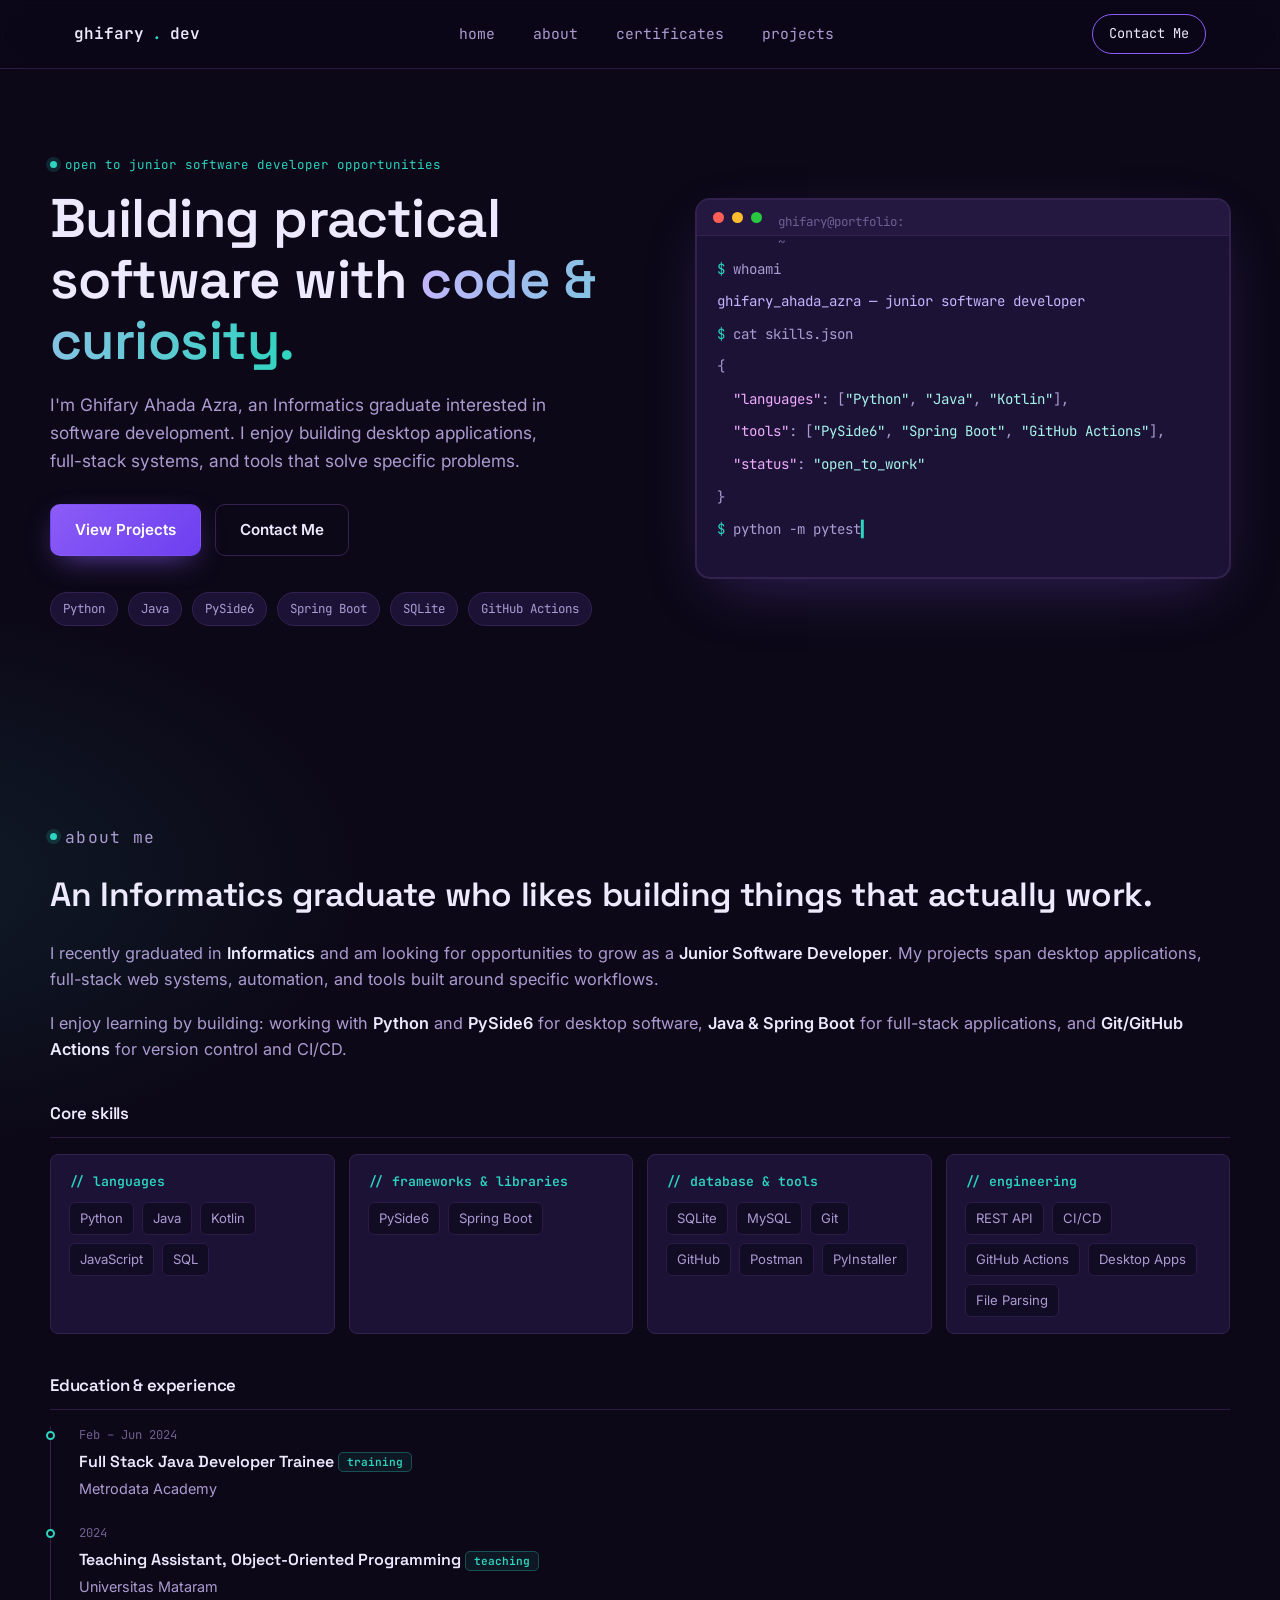
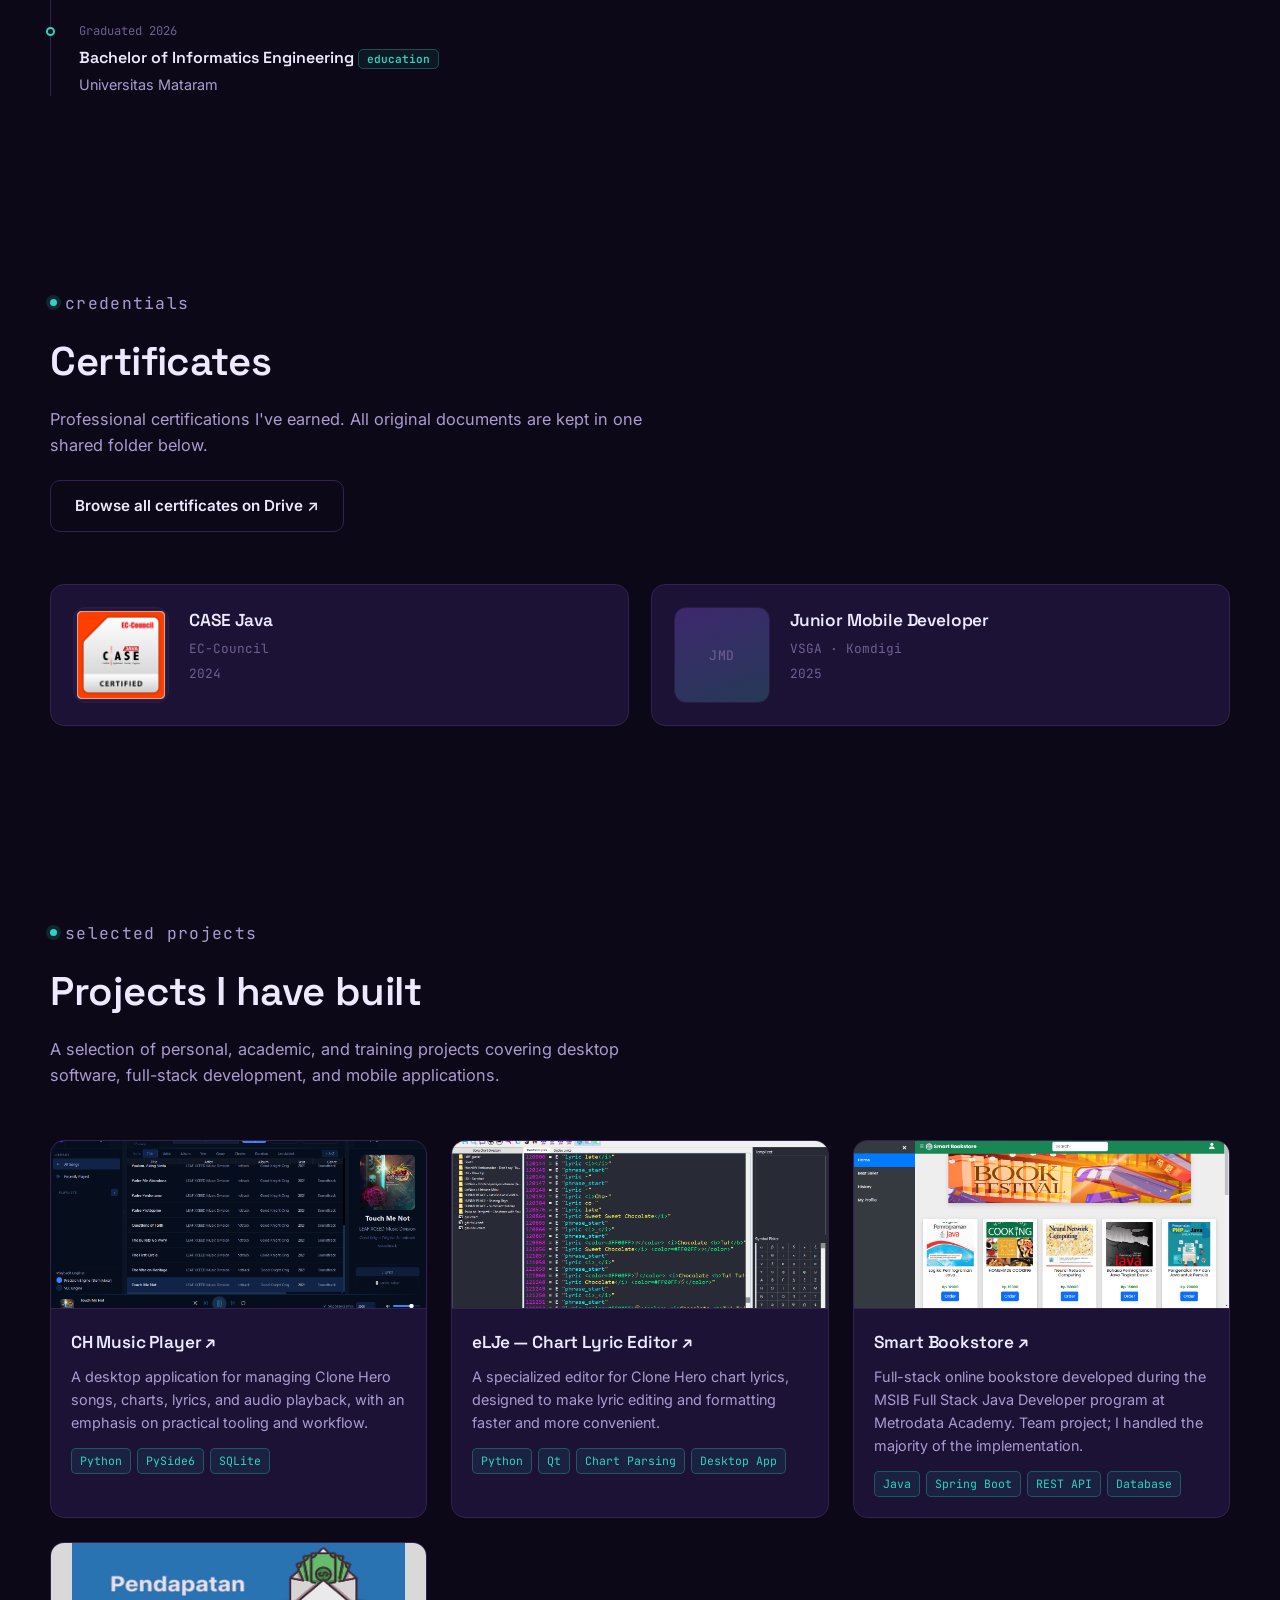
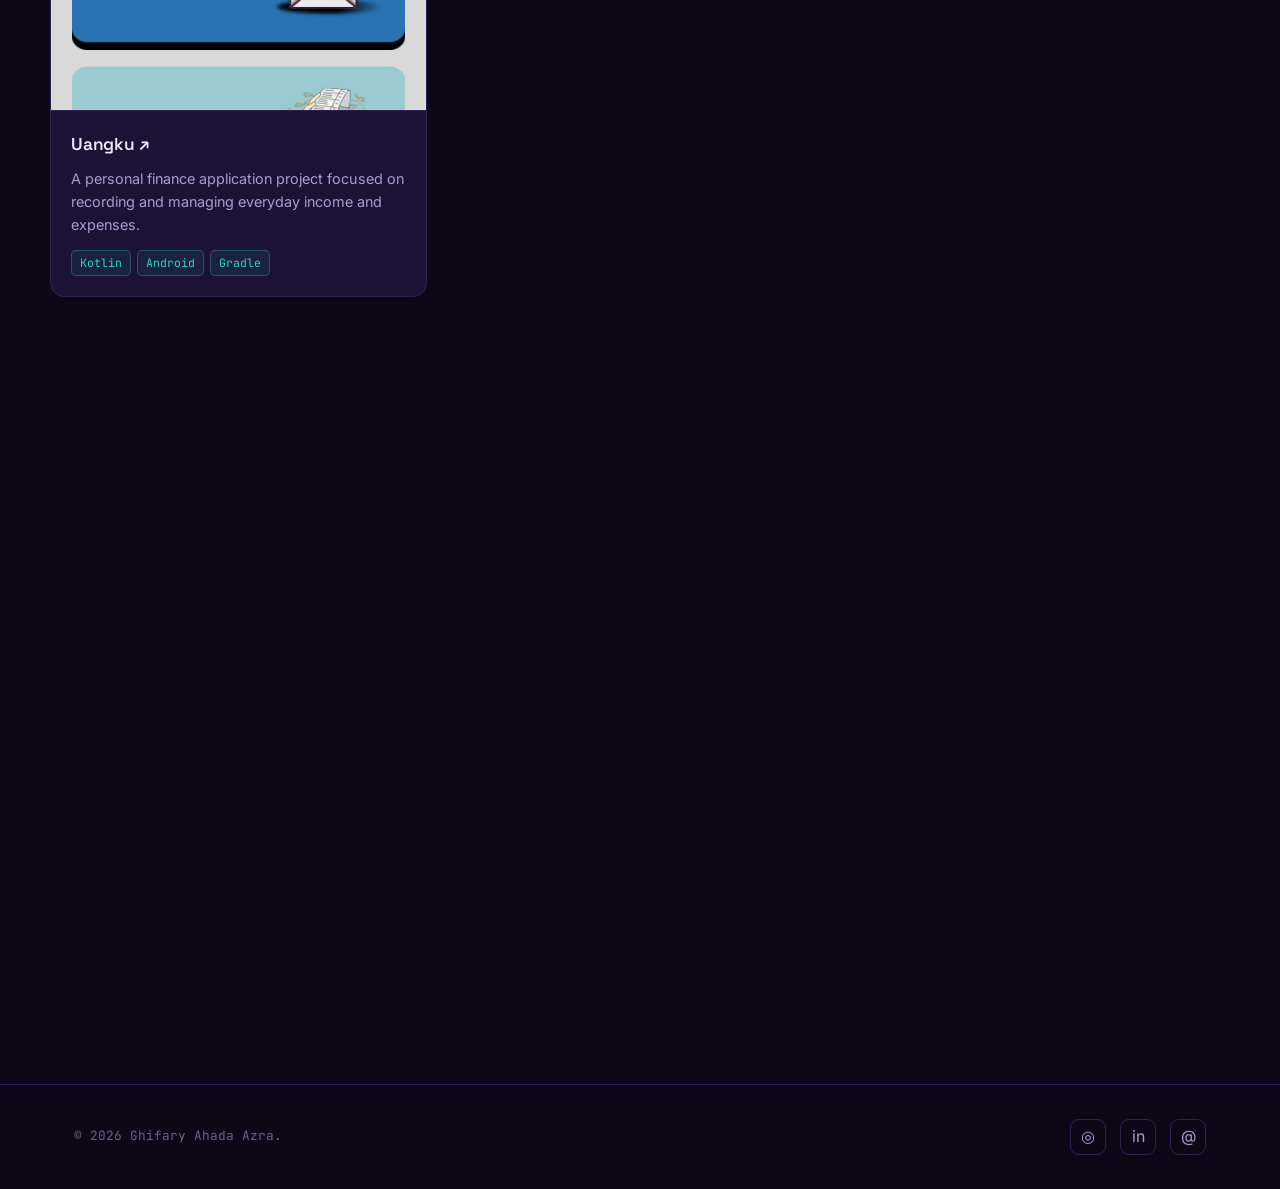
<file: index.html>
<!DOCTYPE html>
<html lang="id">
<head>
<meta charset="UTF-8">
<meta name="viewport" content="width=device-width, initial-scale=1.0">
<title>Ghifary Ahada Azra — Junior Software Developer</title>
<meta name="description" content="Portfolio Ghifary Ahada Azra, Informatics graduate interested in software development, desktop applications, Java, Python, and full-stack development.">
<link rel="preconnect" href="https://fonts.googleapis.com">
<link href="https://fonts.googleapis.com/css2?family=Space+Grotesk:wght@500;600;700&family=Inter:wght@400;500;600;700&family=JetBrains+Mono:wght@400;500;600&display=swap" rel="stylesheet">
<link rel="stylesheet" href="style.css">
</head>
<body>

<!-- ============ NAVBAR ============ -->
<header class="navbar">
  <div class="wrap nav-inner">
    <a href="#home" class="brand">ghifary<span class="dot">.</span>dev</a>
    <nav class="nav-links" id="navLinks">
      <a href="#home">home</a>
      <a href="#about">about</a>
      <a href="#certificates">certificates</a>
      <a href="#projects">projects</a>
    </nav>
    <a href="#contact" class="nav-cta desktop-only">Contact Me</a>
    <button class="nav-toggle" id="navToggle" aria-label="Buka menu navigasi" aria-expanded="false">
      <span></span><span></span><span></span>
    </button>
  </div>
</header>

<!-- ============ HERO ============ -->
<section class="hero wrap" id="home">
  <div class="hero-copy">
    <p class="eyebrow">open to junior software developer opportunities</p>
    <h1>Building practical software with <span class="grad">code &amp; curiosity.</span></h1>
    <p class="lede">
      I'm Ghifary Ahada Azra, an Informatics graduate interested in software development.
      I enjoy building desktop applications, full-stack systems, and tools that solve specific problems.
    </p>
    <div class="hero-actions">
      <a href="#projects" class="btn btn-primary">View Projects</a>
      <a href="#contact" class="btn btn-ghost">Contact Me</a>
    </div>
    <div class="stack-row">
      <span class="chip">Python</span>
      <span class="chip">Java</span>
      <span class="chip">PySide6</span>
      <span class="chip">Spring Boot</span>
      <span class="chip">SQLite</span>
      <span class="chip">GitHub Actions</span>
    </div>
  </div>

  <div class="terminal reveal">
    <div class="terminal-bar">
      <span></span><span></span><span></span>
      <span class="terminal-title">ghifary@portfolio: ~</span>
    </div>
    <div class="terminal-body">
      <div class="line"><span class="prompt">$</span> whoami</div>
      <div class="line out">ghifary_ahada_azra — junior software developer</div>
      <div class="line"><span class="prompt">$</span> cat skills.json</div>
      <div class="line">{</div>
      <div class="line">&nbsp;&nbsp;<span class="key">"languages"</span>: [<span class="str">"Python"</span>, <span class="str">"Java"</span>, <span class="str">"Kotlin"</span>],</div>
      <div class="line">&nbsp;&nbsp;<span class="key">"tools"</span>: [<span class="str">"PySide6"</span>, <span class="str">"Spring Boot"</span>, <span class="str">"GitHub Actions"</span>],</div>
      <div class="line">&nbsp;&nbsp;<span class="key">"status"</span>: <span class="str">"open_to_work"</span></div>
      <div class="line">}</div>
      <div class="line"><span class="prompt">$</span> <span id="typed-line"></span></div>
    </div>
  </div>
</section>

<!-- ============ ABOUT ============ -->
<section class="section about wrap reveal" id="about">
  <!-- <div class="about-visual">
    <div class="avatar-frame">GA</div>
    <p class="caption">// Ghifary Ahada Azra · Informatics Graduate</p>
  </div> -->

  <div class="about-body">
    <p class="eyebrow">about me</p>
    <h2 style="font-size:clamp(1.6rem,3vw,2.1rem); margin-bottom:18px;">An Informatics graduate who likes building things that actually work.</h2>
    <p>
      I recently graduated in <strong>Informatics</strong> and am looking for opportunities to grow as a
      <strong>Junior Software Developer</strong>. My projects span desktop applications, full-stack web systems,
      automation, and tools built around specific workflows.
    </p>
    <p>
      I enjoy learning by building: working with <strong>Python</strong> and <strong>PySide6</strong> for desktop software,
      <strong>Java &amp; Spring Boot</strong> for full-stack applications, and <strong>Git/GitHub Actions</strong> for version control and CI/CD.
    </p>

    <h3 class="about-subhead">Core skills</h3>
    <div class="skill-groups">
      <div class="skill-card">
        <h4>// languages</h4>
        <ul><li>Python</li><li>Java</li><li>Kotlin</li><li>JavaScript</li><li>SQL</li></ul>
      </div>
      <div class="skill-card">
        <h4>// frameworks &amp; libraries</h4>
        <ul><li>PySide6</li><li>Spring Boot</li></ul>
      </div>
      <div class="skill-card">
        <h4>// database &amp; tools</h4>
        <ul><li>SQLite</li><li>MySQL</li><li>Git</li><li>GitHub</li><li>Postman</li><li>PyInstaller</li></ul>
      </div>
      <div class="skill-card">
        <h4>// engineering</h4>
        <ul><li>REST API</li><li>CI/CD</li><li>GitHub Actions</li><li>Desktop Apps</li><li>File Parsing</li></ul>
      </div>
    </div>

    <h3 class="about-subhead">Education &amp; experience</h3>
    <div class="timeline">
      <div class="timeline-item">
        <div class="timeline-meta">Feb – Jun 2024</div>
        <h5>Full Stack Java Developer Trainee <span class="kind">training</span></h5>
        <div class="org">Metrodata Academy</div>
      </div>
      <div class="timeline-item">
        <div class="timeline-meta">2024</div>
        <h5>Teaching Assistant, Object-Oriented Programming <span class="kind">teaching</span></h5>
        <div class="org">Universitas Mataram</div>
      </div>
      <div class="timeline-item">
        <div class="timeline-meta">Graduated 2026</div>
        <h5>Bachelor of Informatics Engineering <span class="kind">education</span></h5>
        <div class="org">Universitas Mataram</div>
      </div>
    </div>
  </div>
</section>

<!-- ============ CERTIFICATES ============ -->
<section class="section wrap" id="certificates">
  <div class="section-head reveal">
    <p class="eyebrow">credentials</p>
    <h2>Certificates</h2>
    <p>Professional certifications I've earned. All original documents are kept in one shared folder below.</p>
    <a href="https://drive.google.com/drive/folders/18j0SrTcU3MBX4sdvK5ywlFXe7k6XosXP?usp=drive_link" target="_blank" rel="noopener" class="btn btn-ghost cert-drive-link">Browse all certificates on Drive ↗</a>
  </div>

  <div class="cert-grid">
    <article class="cert-card reveal">
      <div class="cert-badge">
        <img src="img/casejava.png" alt="CASE Java certification badge" width="96" height="96">
      </div>
      <div class="cert-body">
        <h3>CASE Java</h3>
        <p class="cert-issuer">EC-Council</p>
        <p class="cert-issuer">2024</p>
      </div>
    </article>

    <article class="cert-card reveal">
      <div class="cert-badge cert-badge-placeholder">
        <span>JMD</span>
      </div>
      <div class="cert-body">
        <h3>Junior Mobile Developer</h3>
        <p class="cert-issuer">VSGA · Komdigi</p>
        <p class="cert-issuer">2025</p>
      </div>
    </article>
  </div>
</section>

<!-- ============ PROJECTS ============ -->
<section class="section wrap" id="projects">
  <div class="section-head reveal">
    <p class="eyebrow">selected projects</p>
    <h2>Projects I have built</h2>
    <p>A selection of personal, academic, and training projects covering desktop software, full-stack development, and mobile applications.</p>
  </div>

  <div class="projects-grid">

    <article class="project-card reveal">
      <div class="project-thumb">
        <img src="img/ch_music_player.png" alt="CH Music Player interface screenshot">
      </div>
      <div class="project-body">
        <h3>
          <a href="https://github.com/MasterThe8" target="_blank" rel="noopener">
            CH Music Player ↗
          </a>
        </h3>
        <p>A desktop application for managing Clone Hero songs, charts, lyrics, and audio playback, with an emphasis on practical tooling and workflow.</p>
        <div class="tag-row">
          <span>Python</span>
          <span>PySide6</span>
          <span>SQLite</span>
        </div>
      </div>
    </article>

    <article class="project-card reveal">
      <div class="project-thumb">
        <img src="img/elje.jpg" alt="eLJe Chart Lyric Editor screenshot">
      </div>
      <div class="project-body">
        <h3>
          <a href="https://github.com/MasterThe8/eLJe-LyricJutsuEditor" target="_blank" rel="noopener">
            eLJe — Chart Lyric Editor ↗
          </a>
        </h3>
        <p>A specialized editor for Clone Hero chart lyrics, designed to make lyric editing and formatting faster and more convenient.</p>
        <div class="tag-row">
          <span>Python</span>
          <span>Qt</span>
          <span>Chart Parsing</span>
          <span>Desktop App</span>
        </div>
      </div>
    </article>

    <article class="project-card reveal">
      <div class="project-thumb">
        <img src="img/smart_bookstore.jpg" alt="Smart Bookstore dashboard screenshot">
      </div>
      <div class="project-body">
        <h3>
          <a href="https://github.com/MasterThe8/Aplikasi-Toko-Buku-Online-Menggunakan-Spring-Boot" target="_blank" rel="noopener">
            Smart Bookstore ↗
          </a>
        </h3>
        <p>Full-stack online bookstore developed during the MSIB Full Stack Java Developer program at Metrodata Academy. Team project; I handled the majority of the implementation.</p>
        <div class="tag-row">
          <span>Java</span>
          <span>Spring Boot</span>
          <span>REST API</span>
          <span>Database</span>
        </div>
      </div>
    </article>

    <article class="project-card reveal">
      <div class="project-thumb">
        <img src="img/uangku.jpeg" alt="Uangku mobile application screenshot">
      </div>
      <div class="project-body">
        <h3>
          <a href="https://github.com/MasterThe8/Uangku" target="_blank" rel="noopener">
            Uangku ↗
          </a>
        </h3>
        <p>A personal finance application project focused on recording and managing everyday income and expenses.</p>
        <div class="tag-row">
          <span>Kotlin</span>
          <span>Android</span>
          <span>Gradle</span>
        </div>
      </div>
    </article>

  </div>
</section>


<!-- ============ CONTACT ============ -->
<section class="section wrap" id="contact">
  <div class="section-head reveal">
    <p class="eyebrow">contact</p>
    <h2>Let’s connect</h2>
    <p>I am currently open to junior software development opportunities and entry-level roles where I can continue learning and contribute to real projects.</p>
  </div>

  <div class="contact-inner">
    <div class="contact-info reveal">
      <p>The easiest way to reach me is through GitHub or LinkedIn. You can also add your preferred email address below.</p>
      <ul class="info-list">
        <li><span class="info-ico">◎</span> <a href="https://github.com/MasterThe8" target="_blank" rel="noopener">github.com/MasterThe8</a></li>
        <li><span class="info-ico">in</span> <a href="https://www.linkedin.com/in/ghifary-ahada-azra" target="_blank" rel="noopener">LinkedIn — Ghifary Ahada Azra</a></li>
        <li><span class="info-ico">@</span> <a href="mailto:masterghifary6403@gmail.com">masterghifary6403@gmail.com</a></li>
      </ul>
    </div>

    <div class="form-card reveal">
      <p class="eyebrow">quick links</p>
      <h3 style="font-size:1.35rem; margin-bottom:12px;">Want to see more?</h3>
      <p style="color:var(--text-dim); margin-bottom:22px;">Browse my repositories and project source code on GitHub, or connect with me on LinkedIn.</p>
      <div style="display:flex; gap:12px; flex-wrap:wrap;">
        <a href="https://github.com/MasterThe8" target="_blank" rel="noopener" class="btn btn-primary">GitHub ↗</a>
        <a href="https://www.linkedin.com/in/ghifary-ahada-azra" class="btn btn-ghost">LinkedIn ↗</a>
      </div>
    </div>
  </div>
</section>

<!-- ============ FOOTER ============ -->
<footer>
  <div class="wrap footer-inner">
    <p>© <span id="year"></span> Ghifary Ahada Azra.</p>
    <div class="social-row">
      <a href="https://github.com/MasterThe8" target="_blank" rel="noopener" aria-label="GitHub">◎</a>
      <a href="https://www.linkedin.com/in/ghifary-ahada-azra" target="_blank" rel="noopener" aria-label="LinkedIn">in</a>
      <a href="mailto:masterghifary6403@gmail.com" aria-label="Email">@</a>
    </div>
  </div>
</footer>

<script src="script.js"></script>

</body>
</html>
</file>
<file: style.css>
/* ============ TOKENS ============ */
  :root{
    --bg:#0c0817;
    --bg-alt:#120b24;
    --surface:#1b1236;
    --surface-2:#241740;
    --border:#33224f;
    --border-soft:#2a1c46;
    --primary:#8b5cf6;
    --primary-dim:#6d3ff0;
    --primary-light:#c4b5fd;
    --accent:#2dd4bf;
    --accent-soft:#a7f3ea;
    --text:#ede9fe;
    --text-dim:#ab9bd1;
    --text-mute:#6f6091;
    --mono: 'JetBrains Mono', ui-monospace, monospace;
    --display: 'Space Grotesk', 'Inter', sans-serif;
    --body: 'Inter', sans-serif;
    --radius: 14px;
    --radius-sm: 8px;
    --shadow-glow: 0 0 0 1px var(--border), 0 20px 60px -20px rgba(139,92,246,.35);
    --maxw: 1180px;
  }

  *,*::before,*::after{ box-sizing:border-box; margin:0; padding:0; }
  html{ scroll-behavior:smooth; }
  @media (prefers-reduced-motion: reduce){
    html{ scroll-behavior:auto; }
    *{ animation-duration:.01ms !important; animation-iteration-count:1 !important; transition-duration:.01ms !important; }
  }

  body{
    background:
      radial-gradient(1100px 560px at 85% -10%, rgba(139,92,246,.20), transparent 60%),
      radial-gradient(900px 500px at -10% 20%, rgba(45,212,191,.10), transparent 55%),
      var(--bg);
    color:var(--text);
    font-family:var(--body);
    line-height:1.6;
    -webkit-font-smoothing:antialiased;
    overflow-x:hidden;
  }

  img{ max-width:100%; display:block; }
  a{ color:inherit; text-decoration:none; }
  ul{ list-style:none; }
  button{ font:inherit; cursor:pointer; }
  input,textarea{ font:inherit; }

  ::selection{ background:var(--primary); color:#fff; }

  :focus-visible{
    outline:2px solid var(--accent);
    outline-offset:3px;
    border-radius:4px;
  }

  .wrap{
    max-width:var(--maxw);
    margin-inline:auto;
    padding-inline:24px;
  }

  .eyebrow{
    font-family:var(--mono);
    font-size:.78rem;
    letter-spacing:.08em;
    color:var(--accent);
    display:inline-flex;
    align-items:center;
    gap:8px;
    margin-bottom:14px;
    text-transform:none;
  }
  .eyebrow::before{
    content:"";
    width:7px;height:7px;border-radius:50%;
    background:var(--accent);
    box-shadow:0 0 0 4px rgba(45,212,191,.15);
  }

  h1,h2,h3{ font-family:var(--display); font-weight:600; letter-spacing:-.01em; }

  .section{ padding:96px 0; position:relative; }
  .section-head{ max-width:640px; margin-bottom:52px; }
  .section-head h2{ font-size:clamp(1.7rem,3.4vw,2.5rem); margin-bottom:12px; }
  .section-head p{ color:var(--text-dim); font-size:1.02rem; }

  code, .mono{ font-family:var(--mono); }

  /* ============ SCROLLBAR ============ */
  ::-webkit-scrollbar{ width:10px; }
  ::-webkit-scrollbar-track{ background:var(--bg); }
  ::-webkit-scrollbar-thumb{ background:var(--surface-2); border-radius:10px; border:2px solid var(--bg); }

  /* ============ NAVBAR ============ */
  .navbar{
    position:fixed; top:0; left:0; right:0; z-index:100;
    backdrop-filter:blur(14px) saturate(140%);
    background:rgba(12,8,23,.72);
    border-bottom:1px solid var(--border-soft);
  }
  .nav-inner{
    display:flex; align-items:center; justify-content:space-between;
    height:68px;
  }
  .brand{
    font-family:var(--mono); font-weight:600; font-size:1rem;
    color:var(--text); display:flex; align-items:center; gap:8px;
  }
  .brand .dot{ color:var(--accent); }
  .nav-links{ display:flex; gap:34px; align-items:center; }
  .nav-links a{
    font-size:.92rem; color:var(--text-dim); font-family:var(--mono);
    position:relative; padding:4px 2px; transition:color .2s ease;
  }
  .nav-links a::after{
    content:""; position:absolute; left:0; bottom:-4px; height:1px; width:0;
    background:var(--accent); transition:width .25s ease;
  }
  .nav-links a:hover, .nav-links a:focus-visible{ color:var(--text); }
  .nav-links a:hover::after, .nav-links a:focus-visible::after{ width:100%; }

  .nav-cta{
    border:1px solid var(--primary); color:var(--text);
    padding:8px 16px; border-radius:999px; font-size:.85rem;
    font-family:var(--mono); transition:.25s ease;
  }
  .nav-cta:hover{ background:var(--primary); box-shadow:0 0 24px rgba(139,92,246,.5); }

  .nav-toggle{
    display:none; flex-direction:column; gap:5px; background:none; border:none;
    width:34px; height:28px; justify-content:center; align-items:flex-end;
  }
  .nav-toggle span{ display:block; height:2px; background:var(--text); border-radius:2px; transition:.3s ease; }
  .nav-toggle span:nth-child(1){ width:24px; }
  .nav-toggle span:nth-child(2){ width:18px; }
  .nav-toggle span:nth-child(3){ width:24px; }
  .nav-toggle.active span:nth-child(1){ transform:translateY(7px) rotate(45deg); width:24px; }
  .nav-toggle.active span:nth-child(2){ opacity:0; }
  .nav-toggle.active span:nth-child(3){ transform:translateY(-7px) rotate(-45deg); width:24px; }

  /* ============ HERO ============ */
  .hero{
    padding:150px 0 100px;
    display:grid;
    grid-template-columns:1.05fr .95fr;
    gap:56px;
    align-items:center;
  }
  .hero-copy h1{
    font-size:clamp(2.2rem,5vw,3.4rem);
    line-height:1.12;
    margin-bottom:20px;
  }
  .hero-copy h1 .grad{
    background:linear-gradient(100deg,var(--primary-light),var(--accent));
    -webkit-background-clip:text; background-clip:text; color:transparent;
  }
  .hero-copy .lede{
    color:var(--text-dim); font-size:1.08rem; max-width:520px; margin-bottom:30px;
  }
  .hero-actions{ display:flex; gap:14px; flex-wrap:wrap; margin-bottom:36px; }

  .btn{
    display:inline-flex; align-items:center; gap:8px;
    padding:13px 24px; border-radius:10px; font-weight:600; font-size:.95rem;
    transition:transform .2s ease, box-shadow .2s ease, background .2s ease, border-color .2s ease;
    border:1px solid transparent;
  }
  .btn-primary{
    background:linear-gradient(135deg,var(--primary),var(--primary-dim));
    color:#fff; box-shadow:0 10px 30px -10px rgba(139,92,246,.7);
  }
  .btn-primary:hover{ transform:translateY(-2px); box-shadow:0 16px 34px -10px rgba(139,92,246,.85); }
  .btn-ghost{
    border-color:var(--border); color:var(--text);
  }
  .btn-ghost:hover{ border-color:var(--accent); color:var(--accent); transform:translateY(-2px); }

  .stack-row{ display:flex; gap:10px; flex-wrap:wrap; }
  .chip{
    font-family:var(--mono); font-size:.78rem; color:var(--text-dim);
    border:1px solid var(--border); padding:6px 12px; border-radius:999px;
    background:var(--surface);
  }

  /* terminal card */
  .terminal{
    background:var(--surface);
    border:1px solid var(--border);
    border-radius:var(--radius);
    box-shadow:var(--shadow-glow);
    overflow:hidden;
  }
  .terminal-bar{
    display:flex; align-items:center; gap:8px;
    padding:12px 16px;
    background:var(--surface-2);
    border-bottom:1px solid var(--border);
  }
  .terminal-bar span{ width:11px; height:11px; border-radius:50%; }
  .terminal-bar span:nth-child(1){ background:#ff5f57; }
  .terminal-bar span:nth-child(2){ background:#febc2e; }
  .terminal-bar span:nth-child(3){ background:#28c840; }
  .terminal-title{
    margin-left:8px; font-family:var(--mono); font-size:.78rem; color:var(--text-mute);
  }
  .terminal-body{
    padding:22px 20px 26px;
    font-family:var(--mono);
    font-size:.88rem;
    min-height:230px;
  }
  .terminal-body .line{ margin-bottom:10px; color:var(--text-dim); }
  .terminal-body .prompt{ color:var(--accent); }
  .terminal-body .out{ color:var(--primary-light); }
  .terminal-body .key{ color:#f0abfc; }
  .terminal-body .str{ color:var(--accent-soft); }
  #typed-line::after{
    content:"▍"; color:var(--accent); animation:blink 1s step-end infinite;
  }
  @keyframes blink{ 50%{ opacity:0; } }

  /* ============ ABOUT ============ */
  .about{ display:grid; grid-template-columns:.85fr 1.15fr; gap:64px; align-items:start; }
  .about-visual{
    position:relative;
    border-radius:var(--radius);
    border:1px solid var(--border);
    background:var(--surface);
    padding:26px;
  }
  .avatar-frame{
    width:100%; aspect-ratio:1/1; border-radius:12px;
    background:
      linear-gradient(160deg, rgba(139,92,246,.35), rgba(45,212,191,.25)),
      var(--surface-2);
    display:flex; align-items:center; justify-content:center;
    font-family:var(--display); font-size:3.6rem; color:var(--text);
    border:1px solid var(--border-soft);
    overflow:hidden;
  }
  .about-visual .caption{
    margin-top:16px; font-family:var(--mono); font-size:.78rem; color:var(--text-mute); text-align:center;
  }
  .about-body{ grid-column:1 / -1; }
  .about-body p{ color:var(--text-dim); margin-bottom:18px; font-size:1.02rem; }
  .about-body strong{ color:var(--text); font-weight:600; }

  .about-subhead{
    font-family:var(--display); font-size:1.05rem; font-weight:600; color:var(--text);
    margin:38px 0 16px; padding-bottom:10px; border-bottom:1px solid var(--border-soft);
  }

  .skill-groups{
    display:grid; grid-template-columns:repeat(4,1fr); gap:14px; margin-top:0;
  }
  .skill-card{
    background:var(--surface); border:1px solid var(--border); border-radius:var(--radius-sm);
    padding:16px 18px;
  }
  .skill-card h4{
    font-family:var(--mono); font-size:.82rem; color:var(--accent); margin-bottom:10px; font-weight:600;
  }
  .skill-card ul{ display:flex; flex-wrap:wrap; gap:8px; }
  .skill-card li{
    font-size:.82rem; color:var(--text-dim); background:var(--bg-alt);
    border:1px solid var(--border-soft); padding:5px 10px; border-radius:6px;
  }

  /* timeline: education, certifications & experience */
  .timeline{
    position:relative; margin-top:0;
    padding-left:28px; border-left:1px solid var(--border);
    display:flex; flex-direction:column; gap:24px;
  }
  .timeline-item{ position:relative; }
  .timeline-item::before{
    content:""; position:absolute; left:-33px; top:5px;
    width:9px; height:9px; border-radius:50%;
    background:var(--bg); border:2px solid var(--accent);
  }
  .timeline-meta{
    font-family:var(--mono); font-size:.76rem; color:var(--text-mute); margin-bottom:4px;
  }
  .timeline-item h5{
    font-family:var(--display); font-size:1rem; font-weight:600; color:var(--text);
    display:inline; margin-right:8px;
  }
  .timeline-item .org{
    margin-top:2px; font-size:.9rem; color:var(--text-dim);
  }
  .timeline-item .kind{
    font-family:var(--mono); font-size:.7rem; color:var(--accent);
    border:1px solid rgba(45,212,191,.3); background:rgba(45,212,191,.08);
    padding:2px 8px; border-radius:5px; vertical-align:middle;
  }

  /* ============ CERTIFICATES ============ */
  .cert-grid{
    display:grid; grid-template-columns:repeat(2,1fr); gap:22px;
  }
  .cert-card{
    display:flex; gap:20px; align-items:flex-start;
    background:var(--surface); border:1px solid var(--border); border-radius:var(--radius);
    padding:22px; transition:border-color .3s ease, transform .3s ease;
  }
  .cert-card:hover{ border-color:var(--primary); transform:translateY(-4px); }
  .cert-badge{
    flex-shrink:0; width:96px; height:96px; border-radius:12px; overflow:hidden;
    background:var(--surface-2); border:1px solid var(--border-soft);
  }
  .cert-badge img{ width:100%; height:100%; object-fit:cover; }
  .cert-badge-placeholder{
    display:flex; align-items:center; justify-content:center;
    font-family:var(--mono); font-size:.82rem; color:var(--text-mute); letter-spacing:.04em;
    background:linear-gradient(160deg, rgba(139,92,246,.25), rgba(45,212,191,.18)), var(--surface-2);
  }
  .cert-body h3{ font-size:1.08rem; margin-bottom:4px; }
  .cert-issuer{ font-family:var(--mono); font-size:.8rem; color:var(--text-mute); margin-bottom:5px; }
  .cert-drive-link{ margin-top:22px; }
  .cert-verify{
    display:inline-flex; align-items:center; gap:8px;
    font-family:var(--mono); font-size:.8rem; color:var(--accent);
  }
  .cert-verify:hover{ color:var(--accent-soft); }
  .cert-verify-dot{
    width:7px; height:7px; border-radius:50%; background:var(--accent);
    box-shadow:0 0 0 4px rgba(45,212,191,.15); flex-shrink:0;
  }

  /* ============ PROJECTS ============ */
  .projects-grid{
    display:grid;
    grid-template-columns:repeat(3,1fr);
    gap:24px;
  }
  .project-card{
    position:relative;
    border-radius:var(--radius);
    border:1px solid var(--border);
    background:var(--surface);
    overflow:hidden;
    transition:transform .35s cubic-bezier(.2,.8,.2,1), border-color .35s ease, box-shadow .35s ease;
  }
  .project-card:hover, .project-card:focus-within{
    transform:translateY(-8px);
    border-color:var(--primary);
    box-shadow:0 24px 50px -20px rgba(139,92,246,.55);
  }
  .project-thumb{
    height:168px;
    position:relative;
    display:flex; align-items:center; justify-content:center;
    font-family:var(--mono); font-size:.78rem; color:rgba(237,233,254,.55);
    overflow:hidden;
    border-bottom:1px solid var(--border);
  }

  .project-thumb img {
    position: relative;
    z-index: 2;
    width: 100%;
    height: 100%;
    object-fit: cover; /* Menjaga agar rasio gambar tetap rapi di dalam kotak */
  }

  .project-thumb::before{
    content:""; position:absolute; inset:0;
    background:linear-gradient(135deg,var(--proj-a,#3b1f6b),var(--proj-b,#0d3d38));
    transition:transform .5s ease;
  }
  .project-card:hover .project-thumb::before{ transform:scale(1.08) rotate(1deg); }
  .project-thumb span{ position:relative; z-index:1; letter-spacing:.03em; }

  .project-overlay{
    position:absolute; inset:0;
    display:flex; align-items:center; justify-content:center; gap:12px;
    background:rgba(12,8,23,.72);
    opacity:0; transition:opacity .3s ease;
  }
  .project-card:hover .project-overlay, .project-card:focus-within .project-overlay{ opacity:1; }
  .overlay-btn{
    width:42px; height:42px; border-radius:50%;
    background:var(--surface-2); border:1px solid var(--border);
    display:flex; align-items:center; justify-content:center;
    transform:translateY(10px); transition:transform .3s ease, background .3s ease;
  }
  .project-card:hover .overlay-btn{ transform:translateY(0); }
  .overlay-btn:hover{ background:var(--primary); }

  .project-body{ padding:20px; }
  .project-body h3{ font-size:1.08rem; margin-bottom:8px; }
  .project-body p{ color:var(--text-dim); font-size:.9rem; margin-bottom:14px; }
  .tag-row{ display:flex; flex-wrap:wrap; gap:6px; }
  .tag-row span{
    font-family:var(--mono); font-size:.72rem; color:var(--accent);
    border:1px solid rgba(45,212,191,.3); background:rgba(45,212,191,.08);
    padding:3px 8px; border-radius:5px;
  }

  /* ============ CONTACT ============ */
  .contact-inner{
    display:grid; grid-template-columns:.9fr 1.1fr; gap:56px;
  }
  .contact-info p{ color:var(--text-dim); margin-bottom:24px; }
  .info-list{ display:flex; flex-direction:column; gap:16px; }
  .info-list li{
    display:flex; align-items:center; gap:12px;
    font-family:var(--mono); font-size:.88rem; color:var(--text-dim);
  }
  .info-list a:hover{ color:var(--accent); }
  .info-ico{
    width:36px; height:36px; border-radius:9px; background:var(--surface);
    border:1px solid var(--border); display:flex; align-items:center; justify-content:center;
    color:var(--accent); flex-shrink:0;
  }

  .form-card{
    background:var(--surface); border:1px solid var(--border); border-radius:var(--radius);
    padding:32px; box-shadow:var(--shadow-glow);
  }
  .field{ margin-bottom:20px; }
  .field label{
    display:block; font-family:var(--mono); font-size:.78rem; color:var(--text-dim);
    margin-bottom:8px;
  }
  .field input, .field textarea{
    width:100%; background:var(--bg-alt); border:1px solid var(--border-soft);
    color:var(--text); padding:12px 14px; border-radius:9px; font-size:.92rem;
    transition:border-color .2s ease, box-shadow .2s ease;
  }
  .field input::placeholder, .field textarea::placeholder{ color:var(--text-mute); }
  .field input:focus, .field textarea:focus{
    border-color:var(--primary); box-shadow:0 0 0 3px rgba(139,92,246,.18); outline:none;
  }
  .field textarea{ resize:vertical; min-height:120px; }
  .field-error{ font-size:.76rem; color:#fb7185; margin-top:6px; display:none; }
  .field.invalid input, .field.invalid textarea{ border-color:#fb7185; }
  .field.invalid .field-error{ display:block; }

  .form-status{
    margin-top:16px; font-family:var(--mono); font-size:.85rem; display:none;
    padding:12px 14px; border-radius:8px;
  }
  .form-status.show{ display:block; }
  .form-status.ok{ background:rgba(45,212,191,.1); border:1px solid rgba(45,212,191,.35); color:var(--accent-soft); }

  .submit-btn{ width:100%; justify-content:center; border:none; }

  /* ============ FOOTER ============ */
  footer{
    border-top:1px solid var(--border-soft);
    padding:34px 0;
  }
  .footer-inner{
    display:flex; align-items:center; justify-content:space-between; flex-wrap:wrap; gap:14px;
  }
  .footer-inner p{ font-family:var(--mono); font-size:.8rem; color:var(--text-mute); }
  .social-row{ display:flex; gap:14px; }
  .social-row a{
    width:36px; height:36px; border-radius:9px; border:1px solid var(--border);
    display:flex; align-items:center; justify-content:center; color:var(--text-dim);
    transition:.2s ease;
  }
  .social-row a:hover{ color:var(--accent); border-color:var(--accent); }

  /* ============ REVEAL ============ */
  .reveal{ opacity:0; transform:translateY(24px); transition:opacity .7s ease, transform .7s ease; }
  .reveal.in{ opacity:1; transform:translateY(0); }

  /* ============ RESPONSIVE ============ */
  @media (max-width:980px){
    .hero{ grid-template-columns:1fr; padding-top:130px; }
    .about{ grid-template-columns:1fr; }
    .about-visual{ max-width:320px; }
    .skill-groups{ grid-template-columns:repeat(2,1fr); }
    .projects-grid{ grid-template-columns:repeat(2,1fr); }
    .contact-inner{ grid-template-columns:1fr; }
  }

  @media (max-width:720px){
    .nav-links{
      position:fixed; top:68px; left:0; right:0;
      flex-direction:column; align-items:flex-start; gap:0;
      background:rgba(12,8,23,.97); border-bottom:1px solid var(--border-soft);
      max-height:0; overflow:hidden; transition:max-height .3s ease;
    }
    .nav-links.open{ max-height:320px; }
    .nav-links a{ width:100%; padding:16px 24px; border-bottom:1px solid var(--border-soft); }
    .nav-links .nav-cta{ margin:16px 24px; }
    .nav-toggle{ display:flex; }
    .nav-cta.desktop-only{ display:none; }
    .section{ padding:70px 0; }
    .projects-grid{ grid-template-columns:1fr; }
    .skill-groups{ grid-template-columns:1fr; }
    .cert-grid{ grid-template-columns:1fr; }
    .cert-card{ flex-direction:column; align-items:flex-start; }
  }

  @media (max-width:480px){
    .hero-copy h1{ font-size:1.9rem; }
    .terminal-body{ font-size:.8rem; }
    .form-card{ padding:22px; }
  }
</file>
